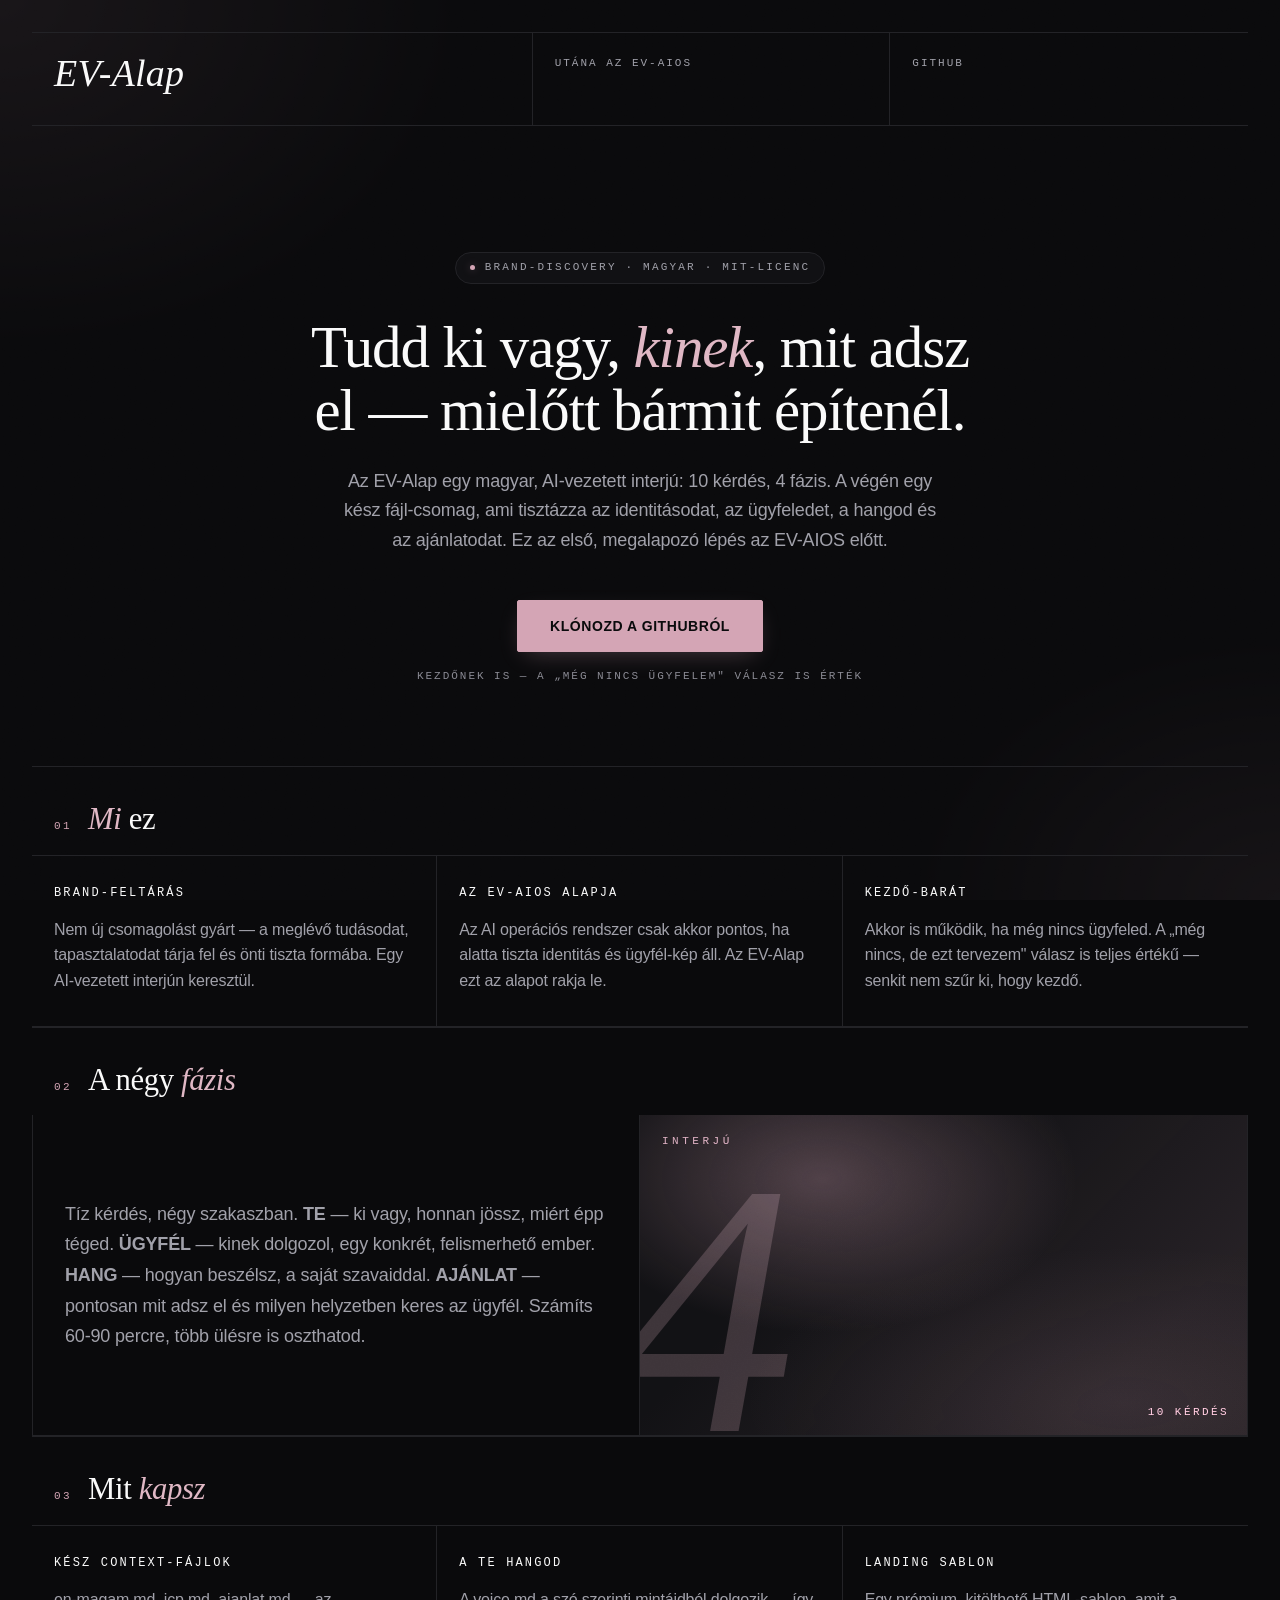
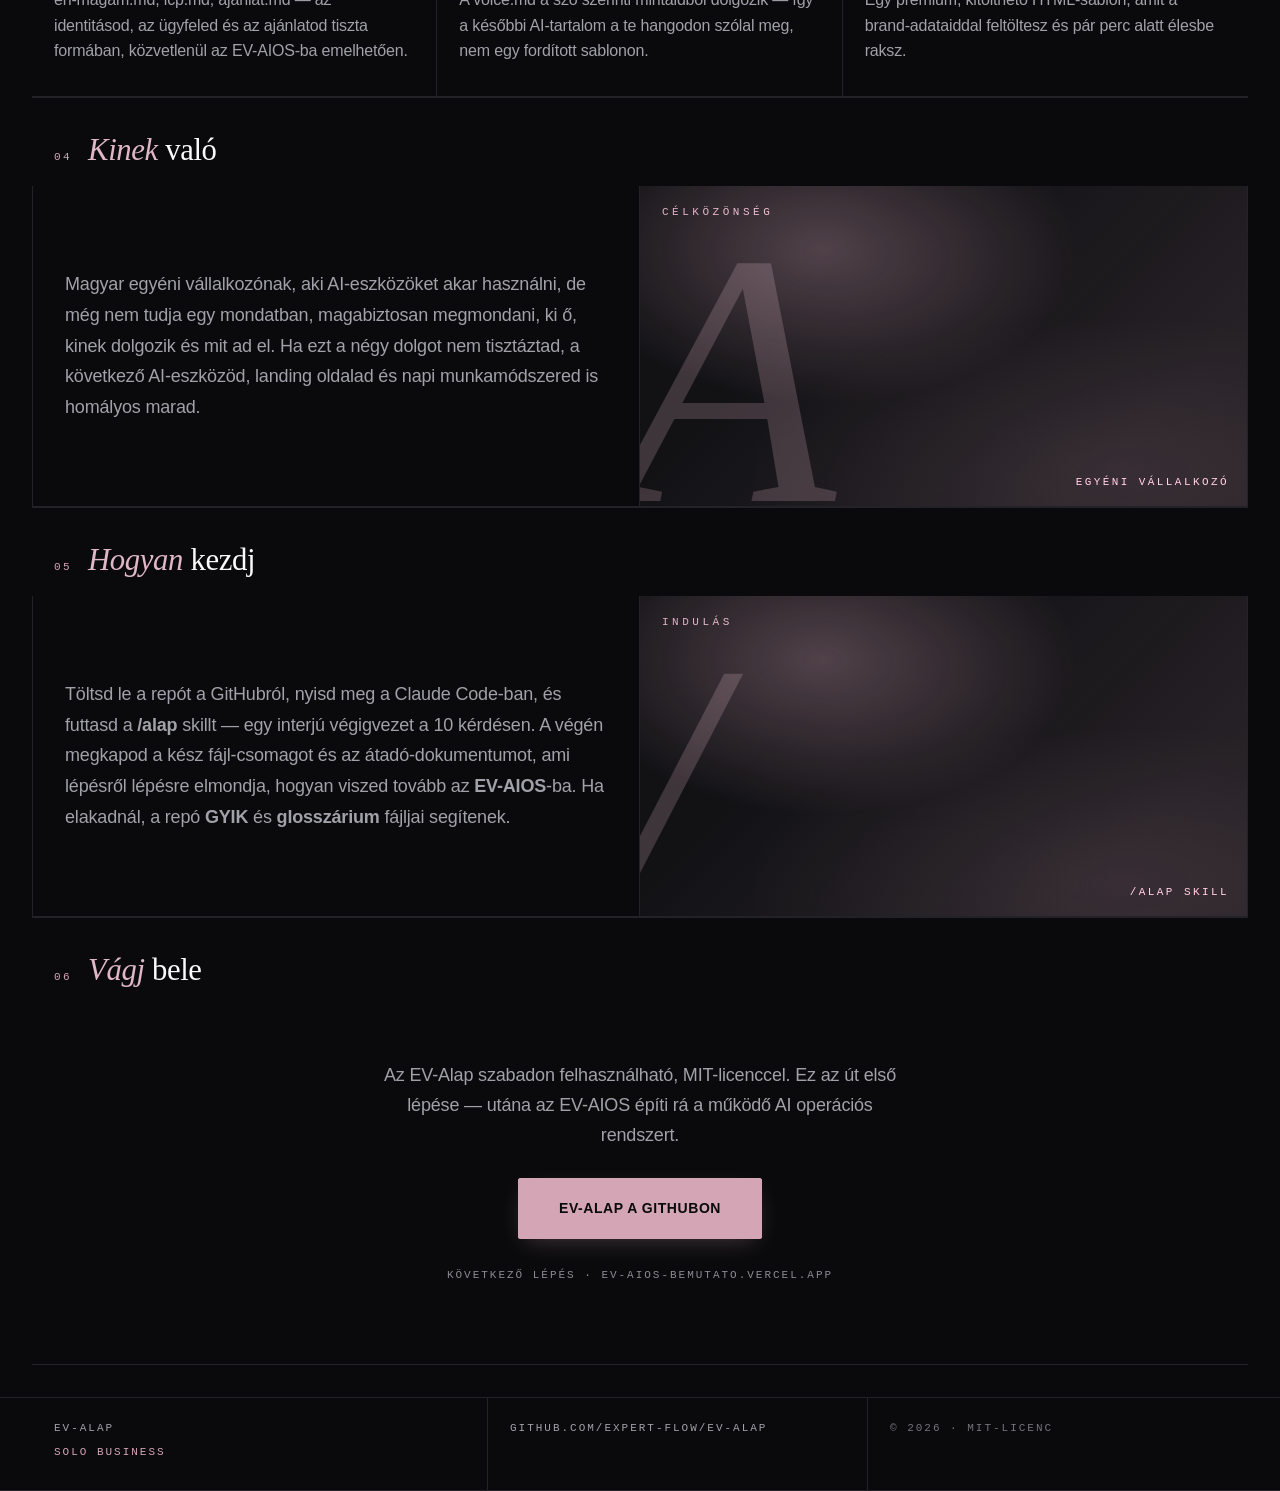
<file: bemutato/index.html>
<!doctype html>
<html lang="hu" data-product="alap">
<head>
  <meta charset="UTF-8" />
  <meta name="viewport" content="width=device-width, initial-scale=1, viewport-fit=cover" />
  <title>EV-Alap — Tudd ki vagy, kinek, mit adsz el</title>
  <meta name="description" content="Magyar Claude Code brand-discovery sablon: 10 kérdés, 4 fázis. Tisztázza az identitásodat, az ügyfeledet, a hangod és az ajánlatodat — az EV-AIOS előfeltétele. MIT-licenc." />
  <meta name="robots" content="index, follow, max-image-preview:large" />
  <meta name="author" content="Solo Business" />
  <meta name="theme-color" content="#0a0a0c" />

  <meta http-equiv="Content-Security-Policy" content="default-src 'self'; style-src 'self' 'unsafe-inline' https://fonts.googleapis.com; font-src 'self' https://fonts.gstatic.com; img-src 'self' data:; script-src 'none'; base-uri 'self'; form-action 'self';" />

  <meta property="og:type" content="website" />
  <meta property="og:locale" content="hu_HU" />
  <meta property="og:title" content="EV-Alap — Tudd ki vagy, kinek, mit adsz el" />
  <meta property="og:description" content="Magyar Claude Code brand-discovery sablon kezdő egyéni vállalkozóknak." />

  <link rel="preconnect" href="https://fonts.googleapis.com" />
  <link rel="preconnect" href="https://fonts.gstatic.com" crossorigin />
  <link rel="stylesheet" href="https://fonts.googleapis.com/css2?family=Inter:wght@400;500;600;700&family=Instrument+Serif:ital@0;1&family=JetBrains+Mono:wght@400;500&display=swap" />
  <link rel="stylesheet" href="style.css" />
</head>
<body>

  <a href="#main" class="skip-link">Ugrás a tartalomhoz</a>

  <div class="bg-fx-glow-tl" aria-hidden="true"></div>
  <div class="bg-fx-vignette" aria-hidden="true"></div>
  <div class="bg-fx-grain" aria-hidden="true"></div>

  <main id="main" class="shell">

    <!-- =================== HEADER =================== -->
    <header>
      <div class="g g-header">
        <a href="#main" class="gc gc-link" aria-label="EV-Alap — főoldal">
          <span class="brand-logo">EV-Alap</span>
        </a>
        <a href="https://ev-aios-bemutato.vercel.app" class="gc gc-link" rel="noopener">
          <span class="label-sm">Utána az EV-AIOS</span>
        </a>
        <a href="https://github.com/Expert-Flow/EV-Alap" class="gc gc-link" rel="noopener">
          <span class="label-sm">GitHub</span>
        </a>
      </div>

      <div class="mobile-bar">
        <a href="#main" class="mobile-bar-brand" aria-label="Főoldal">
          <span class="brand-logo brand-logo--sm">EV-Alap</span>
        </a>
        <nav class="mobile-nav" aria-label="Mobil navigáció">
          <a href="https://github.com/Expert-Flow/EV-Alap" rel="noopener" aria-label="GitHub">
            <svg width="18" height="18" viewBox="0 0 24 24" fill="currentColor" aria-hidden="true"><path d="M12 0C5.37 0 0 5.37 0 12c0 5.31 3.435 9.795 8.205 11.385.6.105.825-.255.825-.57 0-.285-.015-1.23-.015-2.235-3.015.555-3.795-.735-4.035-1.41-.135-.345-.72-1.41-1.23-1.695-.42-.225-1.02-.78-.015-.795.945-.015 1.62.87 1.845 1.23 1.08 1.815 2.805 1.305 3.495.99.105-.78.42-1.305.765-1.605-2.67-.3-5.46-1.335-5.46-5.925 0-1.305.465-2.385 1.23-3.225-.12-.3-.54-1.53.12-3.18 0 0 1.005-.315 3.3 1.23.96-.27 1.98-.405 3-.405s2.04.135 3 .405c2.295-1.56 3.3-1.23 3.3-1.23.66 1.65.24 2.88.12 3.18.765.84 1.23 1.905 1.23 3.225 0 4.605-2.805 5.625-5.475 5.925.435.375.81 1.095.81 2.22 0 1.605-.015 2.895-.015 3.3 0 .315.225.69.825.57A12.02 12.02 0 0 0 24 12c0-6.63-5.37-12-12-12z"/></svg>
          </a>
        </nav>
      </div>
    </header>

    <!-- =================== HERO =================== -->
    <section class="hero">
      <div class="hero-eyebrow">
        <span class="dot"></span>
        Brand-discovery · Magyar · MIT-licenc
      </div>
      <h1>Tudd ki vagy, <em>kinek</em>, mit adsz el — mielőtt bármit építenél.</h1>
      <p class="lede">Az EV-Alap egy magyar, AI-vezetett interjú: 10 kérdés, 4 fázis. A végén egy kész fájl-csomag, ami tisztázza az identitásodat, az ügyfeledet, a hangod és az ajánlatodat. Ez az első, megalapozó lépés az EV-AIOS előtt.</p>
      <div class="cta-stack">
        <a class="btn-primary" href="https://github.com/Expert-Flow/EV-Alap" rel="noopener">Klónozd a GitHubról</a>
        <p class="hero-jelzes">Kezdőnek is — a „még nincs ügyfelem" válasz is érték</p>
      </div>
    </section>

    <!-- =================== 01 · MI EZ =================== -->
    <div class="section-head">
      <span class="label-num">01</span>
      <h2 class="label-lg" id="szakasz-mi"><em>Mi</em> ez</h2>
    </div>
    <div class="g g-feat features-wrap" aria-labelledby="szakasz-mi">
      <article class="feat-cell">
        <h3 class="feat-eyebrow">Brand-feltárás</h3>
        <p class="feat-body">Nem új csomagolást gyárt — a meglévő tudásodat, tapasztalatodat tárja fel és önti tiszta formába. Egy AI-vezetett interjún keresztül.</p>
      </article>
      <article class="feat-cell">
        <h3 class="feat-eyebrow">Az EV-AIOS alapja</h3>
        <p class="feat-body">Az AI operációs rendszer csak akkor pontos, ha alatta tiszta identitás és ügyfél-kép áll. Az EV-Alap ezt az alapot rakja le.</p>
      </article>
      <article class="feat-cell">
        <h3 class="feat-eyebrow">Kezdő-barát</h3>
        <p class="feat-body">Akkor is működik, ha még nincs ügyfeled. A „még nincs, de ezt tervezem" válasz is teljes értékű — senkit nem szűr ki, hogy kezdő.</p>
      </article>
    </div>

    <!-- =================== 02 · A NÉGY FÁZIS =================== -->
    <div class="section-head">
      <span class="label-num">02</span>
      <h2 class="label-lg" id="szakasz-fazis">A négy <em>fázis</em></h2>
    </div>
    <div class="demo-row" aria-labelledby="szakasz-fazis">
      <div class="demo-text">
        <p class="lede">Tíz kérdés, négy szakaszban. <strong>TE</strong> — ki vagy, honnan jössz, miért épp téged. <strong>ÜGYFÉL</strong> — kinek dolgozol, egy konkrét, felismerhető ember. <strong>HANG</strong> — hogyan beszélsz, a saját szavaiddal. <strong>AJÁNLAT</strong> — pontosan mit adsz el és milyen helyzetben keres az ügyfél. Számíts 60-90 percre, több ülésre is oszthatod.</p>
      </div>
      <div class="art" aria-hidden="true">
        <div class="art-name">Interjú</div>
        <div class="art-letter">4</div>
        <span class="art-label">10 kérdés</span>
      </div>
    </div>

    <!-- =================== 03 · MIT KAPSZ =================== -->
    <div class="section-head">
      <span class="label-num">03</span>
      <h2 class="label-lg" id="szakasz-kapsz">Mit <em>kapsz</em></h2>
    </div>
    <div class="g g-feat features-wrap" aria-labelledby="szakasz-kapsz">
      <article class="feat-cell">
        <h3 class="feat-eyebrow">Kész context-fájlok</h3>
        <p class="feat-body">en-magam.md, icp.md, ajanlat.md — az identitásod, az ügyfeled és az ajánlatod tiszta formában, közvetlenül az EV-AIOS-ba emelhetően.</p>
      </article>
      <article class="feat-cell">
        <h3 class="feat-eyebrow">A te hangod</h3>
        <p class="feat-body">A voice.md a szó szerinti mintáidból dolgozik — így a későbbi AI-tartalom a te hangodon szólal meg, nem egy fordított sablonon.</p>
      </article>
      <article class="feat-cell">
        <h3 class="feat-eyebrow">Landing sablon</h3>
        <p class="feat-body">Egy prémium, kitölthető HTML-sablon, amit a brand-adataiddal feltöltesz és pár perc alatt élesbe raksz.</p>
      </article>
    </div>

    <!-- =================== 04 · KINEK VALÓ =================== -->
    <div class="section-head">
      <span class="label-num">04</span>
      <h2 class="label-lg" id="szakasz-kinek"><em>Kinek</em> való</h2>
    </div>
    <div class="demo-row" aria-labelledby="szakasz-kinek">
      <div class="demo-text">
        <p class="lede">Magyar egyéni vállalkozónak, aki AI-eszközöket akar használni, de még nem tudja egy mondatban, magabiztosan megmondani, ki ő, kinek dolgozik és mit ad el. Ha ezt a négy dolgot nem tisztáztad, a következő AI-eszközöd, landing oldalad és napi munkamódszered is homályos marad.</p>
      </div>
      <div class="art" aria-hidden="true">
        <div class="art-name">Célközönség</div>
        <div class="art-letter">A</div>
        <span class="art-label">Egyéni vállalkozó</span>
      </div>
    </div>

    <!-- =================== 05 · HOGYAN KEZDJ =================== -->
    <div class="section-head">
      <span class="label-num">05</span>
      <h2 class="label-lg" id="szakasz-kezdes"><em>Hogyan</em> kezdj</h2>
    </div>
    <div class="demo-row" aria-labelledby="szakasz-kezdes">
      <div class="demo-text">
        <p class="lede">Töltsd le a repót a GitHubról, nyisd meg a Claude Code-ban, és futtasd a <strong>/alap</strong> skillt — egy interjú végigvezet a 10 kérdésen. A végén megkapod a kész fájl-csomagot és az átadó-dokumentumot, ami lépésről lépésre elmondja, hogyan viszed tovább az <strong>EV-AIOS</strong>-ba. Ha elakadnál, a repó <strong>GYIK</strong> és <strong>glosszárium</strong> fájljai segítenek.</p>
      </div>
      <div class="art" aria-hidden="true">
        <div class="art-name">Indulás</div>
        <div class="art-letter">/</div>
        <span class="art-label">/alap skill</span>
      </div>
    </div>

    <!-- =================== 06 · VÁGJ BELE =================== -->
    <div class="section-head" id="kezdes">
      <span class="label-num">06</span>
      <h2 class="label-lg" id="szakasz-cta"><em>Vágj</em> bele</h2>
    </div>
    <section class="cta-final" aria-labelledby="szakasz-cta">
      <p class="lede">Az EV-Alap szabadon felhasználható, MIT-licenccel. Ez az út első lépése — utána az EV-AIOS építi rá a működő AI operációs rendszert.</p>
      <a class="btn-primary btn-large" href="https://github.com/Expert-Flow/EV-Alap" rel="noopener">EV-Alap a GitHubon</a>
      <p class="cta-jegyzet">Következő lépés · ev-aios-bemutato.vercel.app</p>
    </section>

  </main>

  <!-- =================== FOOTER =================== -->
  <footer class="g g-foot foot">
    <div class="gc">
      <span class="label-sm">EV-Alap</span>
      <span class="label-sm accent">Solo Business</span>
    </div>
    <div class="gc">
      <a href="https://github.com/Expert-Flow/EV-Alap" class="label-sm" rel="noopener">github.com/Expert-Flow/EV-Alap</a>
    </div>
    <div class="gc">
      <span class="label-sm dim">© <span id="ev">2026</span> · MIT-licenc</span>
    </div>
  </footer>

</body>
</html>
</file>
<file: bemutato/style.css>
/* =========================================================
   EV-Alap bemutató oldal — Prémium (ev-landings design rendszer)
   Egy CSS, semmi külső függőség (Google Fonts kivételével).
   ========================================================= */

:root {
  color-scheme: dark;

  /* ─ Színek ─ */
  --bg: #0a0a0c;
  --bg-elev: #111114;
  --bg-elev-2: #16161a;
  --card: #131316;
  --card-hover: #1a1a1e;

  --border: #1f1f23;
  --border-strong: #2a2a2e;
  --border-cell: #232327;

  --text: #fafafa;
  --text-muted: #a1a1aa;
  --text-dim: #8b8b94;

  /* Kiemelő szín — alapértelmezett: rose. Cseréld a saját brandedre. */
  --accent: #d4a5b5;
  --accent-soft: rgba(212, 165, 181, 0.10);
  --accent-strong: #e0b8c5;
  --accent-glow: rgba(212, 165, 181, 0.32);

  /* ─ Tipográfia ─ */
  --font-sans: "Inter", -apple-system, BlinkMacSystemFont, "Segoe UI", sans-serif;
  --font-serif: "Instrument Serif", Georgia, "Times New Roman", serif;
  --font-mono: "JetBrains Mono", ui-monospace, "SF Mono", Menlo, monospace;

  /* ─ Térközök ─ */
  --gutter: 32px;
  --max-width: 1280px;

  /* ─ Mozgás (editorial expo-out) ─ */
  --ease: cubic-bezier(0.16, 1, 0.3, 1);
  --t-fast: 220ms;
  --t-mid: 280ms;
  --t-slow: 360ms;
}

/* ─ Alapok ─ */
*, *::before, *::after { box-sizing: border-box; }
html { scroll-behavior: smooth; }
html, body {
  margin: 0;
  padding: 0;
  background: var(--bg);
  color: var(--text);
  font-family: var(--font-sans);
  font-feature-settings: "cv11", "ss01";
  -webkit-font-smoothing: antialiased;
  -moz-osx-font-smoothing: grayscale;
  letter-spacing: -0.011em;
  line-height: 1.6;
}
body {
  min-height: 100vh;
  min-height: 100dvh;
  overflow-x: hidden;
  overscroll-behavior-x: contain;
  position: relative;
}

a, button {
  -webkit-tap-highlight-color: transparent;
  touch-action: manipulation;
}

p { margin: 0 0 1em; }
p:last-child { margin-bottom: 0; }
ul { padding: 0; margin: 0; list-style: none; }

::selection { background: var(--accent); color: var(--bg); }
a { color: inherit; text-decoration: none; transition: color var(--t-fast) var(--ease); }

*:focus-visible {
  outline: 2px solid var(--accent);
  outline-offset: 2px;
  border-radius: 2px;
}

/* ─ Skip link ─ */
.skip-link {
  position: absolute;
  top: -48px; left: 16px;
  background: var(--accent);
  color: var(--bg);
  padding: 0.6rem 1rem;
  font-size: 13px;
  font-weight: 600;
  z-index: 200;
  text-transform: uppercase;
  letter-spacing: 0.05em;
}
.skip-link:focus { top: 16px; }

/* ────────── Háttér effektek (fixed, behind content) ────────── */

.bg-fx-grain {
  position: fixed; inset: 0;
  pointer-events: none;
  opacity: 0.018;
  mix-blend-mode: overlay;
  z-index: 2;
  background-image: url("data:image/svg+xml;utf8,<svg xmlns='http://www.w3.org/2000/svg' width='300' height='300'><filter id='n'><feTurbulence type='fractalNoise' baseFrequency='0.85' numOctaves='2' stitchTiles='stitch'/><feColorMatrix values='0 0 0 0 1 0 0 0 0 1 0 0 0 0 1 0 0 0 1 0'/></filter><rect width='100%25' height='100%25' filter='url(%23n)'/></svg>");
  background-size: 220px 220px;
}
.bg-fx-glow-tl {
  position: fixed; inset: 0;
  pointer-events: none;
  background: radial-gradient(ellipse 800px 600px at 0% 0%, var(--accent-glow) 0%, rgba(0,0,0,0) 60%);
  opacity: 0.22;
  mix-blend-mode: lighten;
  z-index: 3;
}
.bg-fx-vignette {
  position: fixed; inset: 0;
  pointer-events: none;
  background: radial-gradient(ellipse 700px 500px at 100% 100%, var(--accent-glow) 0%, rgba(0,0,0,0) 55%);
  opacity: 0.18;
  mix-blend-mode: lighten;
  z-index: 3;
}

/* ────────── Layout ────────── */

main.shell {
  position: relative;
  z-index: 10;
  max-width: var(--max-width);
  margin: 0 auto;
  padding: var(--gutter);
  padding-left: max(var(--gutter), env(safe-area-inset-left));
  padding-right: max(var(--gutter), env(safe-area-inset-right));
}

/* ─ Grid border-cell rendszer ─ */
.g {
  display: grid;
  border-top: 1px solid var(--border-cell);
  border-bottom: 1px solid var(--border-cell);
}
.g-header { grid-template-columns: 1.4fr 1fr 1fr; }
.g-feat   { grid-template-columns: repeat(3, 1fr); }
.g-foot   { grid-template-columns: 1.2fr 1fr 1fr; }

.gc {
  position: relative;
  padding: 22px;
  border-right: 1px solid var(--border-cell);
  display: flex;
  flex-direction: column;
  justify-content: flex-start;
  gap: 6px;
  min-height: 92px;
  transition: background var(--t-fast) var(--ease);
}
.gc:last-child { border-right: none; }

.gc-link { cursor: pointer; }
.gc-link::after {
  content: "";
  position: absolute;
  inset: 4px;
  background: var(--accent);
  opacity: 0;
  pointer-events: none;
  clip-path: inset(0 100% 0 0);
  transition: opacity var(--t-mid) var(--ease), clip-path var(--t-mid) var(--ease);
}
.gc-link:hover::after { opacity: 0.07; clip-path: inset(0 0 0 0); }

/* ─ Mobile header ─ */
.mobile-bar {
  display: none;
  align-items: center;
  justify-content: space-between;
  padding: 14px 18px;
  border: 1px solid var(--border-cell);
  gap: 12px;
}
.mobile-bar-brand { display: flex; align-items: center; min-height: 44px; }
.mobile-nav { display: flex; align-items: center; gap: 8px; }
.mobile-nav a {
  min-width: 44px;
  min-height: 44px;
  display: inline-flex;
  align-items: center;
  justify-content: center;
  color: var(--text);
  opacity: 0.7;
  transition: opacity var(--t-fast) ease, color var(--t-fast) ease;
  background: transparent;
  border: 1px solid transparent;
  cursor: pointer;
  padding: 8px;
}
.mobile-nav a:hover { opacity: 1; color: var(--accent); }
.mobile-nav a:focus-visible { border-color: var(--accent); opacity: 1; }

/* ─ Brand logo ─ */
.brand-logo {
  font-family: var(--font-serif);
  font-style: italic;
  font-size: 38px;
  line-height: 0.96;
  letter-spacing: 0.005em;
  color: var(--text);
  display: inline-block;
  mix-blend-mode: plus-lighter;
}
.brand-logo--sm { font-size: 26px; }

/* ─ Mono label ─ */
.label-sm {
  font-family: var(--font-mono);
  font-size: 11px;
  letter-spacing: 0.18em;
  font-weight: 500;
  color: var(--text-muted);
  text-transform: uppercase;
}
/* ────────── Hero ────────── */

.hero {
  display: flex;
  flex-direction: column;
  align-items: center;
  justify-content: center;
  text-align: center;
  padding: clamp(96px, 14vh, 160px) 24px 80px;
  gap: 24px;
}

.hero-eyebrow {
  display: inline-flex;
  align-items: center;
  gap: 10px;
  padding: 6px 14px;
  border: 1px solid var(--border-cell);
  background: var(--bg-elev);
  border-radius: 999px;
  font-family: var(--font-mono);
  font-size: 11px;
  letter-spacing: 0.2em;
  color: var(--text-muted);
  text-transform: uppercase;
  margin-bottom: 8px;
}
.hero-eyebrow .dot {
  display: inline-block;
  width: 5px; height: 5px;
  background: var(--accent);
  border-radius: 50%;
  box-shadow: 0 0 8px var(--accent-glow);
}

.hero h1 {
  font-family: var(--font-serif);
  font-weight: 400;
  font-size: clamp(2.25rem, 4.6vw, 4.25rem);
  line-height: 1.08;
  letter-spacing: -0.018em;
  color: var(--text);
  max-width: 28ch;
  text-wrap: balance;
  margin: 0;
}
.hero h1 em {
  font-style: italic;
  color: var(--accent-strong);
}

.hero .lede {
  font-size: 1.125rem;
  line-height: 1.65;
  color: var(--text-muted);
  max-width: 60ch;
  margin: 0 auto;
}

.cta-stack {
  display: flex;
  flex-direction: column;
  align-items: center;
  gap: 16px;
  margin-top: 20px;
}
.hero-jelzes {
  font-family: var(--font-mono);
  font-size: 11px;
  letter-spacing: 0.18em;
  text-transform: uppercase;
  color: var(--text-dim);
  margin: 0;
}

/* ────────── Gombok ────────── */

.btn-primary {
  display: inline-flex;
  align-items: center;
  justify-content: center;
  padding: 14px 32px;
  font-family: var(--font-sans);
  font-size: 14px;
  font-weight: 600;
  letter-spacing: 0.04em;
  text-transform: uppercase;
  background: var(--accent);
  color: var(--bg);
  border: 1px solid var(--accent);
  border-radius: 2px;
  cursor: pointer;
  transition: all var(--t-mid) var(--ease);
  min-height: 48px;
  box-shadow: 0 8px 24px -8px var(--accent-glow);
}
.btn-primary:hover {
  background: var(--accent-strong);
  border-color: var(--accent-strong);
  color: var(--bg);
  transform: translateY(-2px);
  box-shadow: 0 12px 32px -8px var(--accent-glow);
}
.btn-primary:active { transform: translateY(0); }
.btn-large { padding: 18px 40px; font-size: 14px; min-height: 56px; }

/* ────────── Section heads ────────── */

.section-head {
  padding: 36px 22px 18px;
  border-top: 1px solid var(--border-cell);
  display: flex;
  align-items: baseline;
  gap: 16px;
  flex-wrap: wrap;
}
.section-head .label-num {
  font-family: var(--font-mono);
  font-size: 11px;
  letter-spacing: 0.22em;
  color: var(--accent);
  text-transform: uppercase;
  mix-blend-mode: plus-lighter;
}
.section-head .label-lg {
  font-family: var(--font-serif);
  font-weight: 400;
  font-size: clamp(1.5rem, 2.4vw, 2.25rem);
  line-height: 1.1;
  letter-spacing: -0.012em;
  color: var(--text);
  font-style: normal;
  margin: 0;
}
.section-head .label-lg em {
  font-style: italic;
  color: var(--accent-strong);
}

/* ────────── Features grid (3 oszlop) ────────── */

.features-wrap {
  border-bottom: 1px solid var(--border-cell);
}
.feat-cell {
  position: relative;
  padding: 28px 22px 32px;
  border-right: 1px solid var(--border-cell);
  border-bottom: 1px solid var(--border-cell);
}
.feat-cell:nth-child(3n) { border-right: none; }
.feat-cell:nth-last-child(-n+3) { border-bottom: none; }
.feat-cell::after {
  content: "";
  position: absolute;
  inset: 4px;
  background: var(--accent);
  opacity: 0;
  pointer-events: none;
  clip-path: inset(0 100% 0 0);
  transition: opacity var(--t-mid) var(--ease), clip-path var(--t-mid) var(--ease);
}
.feat-cell:hover::after { opacity: 0.05; clip-path: inset(0 0 0 0); }

.feat-eyebrow {
  font-family: var(--font-mono);
  font-size: 12px;
  letter-spacing: 0.18em;
  color: var(--text);
  text-transform: uppercase;
  margin: 0 0 14px;
  font-weight: 500;
  mix-blend-mode: plus-lighter;
}
.feat-body {
  font-size: 16px;
  line-height: 1.6;
  color: var(--text-muted);
  margin: 0;
}

/* ────────── Demo row (két oszlop: szöveg + art) ────────── */

.demo-row {
  display: grid;
  grid-template-columns: 1fr 1fr;
  border: 1px solid var(--border-cell);
  border-top: none;
}
.demo-row > * {
  border-right: 1px solid var(--border-cell);
}
.demo-row > *:last-child { border-right: none; }

.demo-text {
  padding: 40px 32px;
  display: flex;
  align-items: center;
}
.demo-text .lede {
  font-size: 1.125rem;
  line-height: 1.7;
  color: var(--text-muted);
  margin: 0;
}

/* ─ Ár info bal oldali cella ─ */
.ar-info {
  padding: 40px 32px;
  display: flex;
  flex-direction: column;
  justify-content: center;
  gap: 18px;
}
.ar-cim-mono {
  font-family: var(--font-mono);
  font-size: 11px;
  letter-spacing: 0.22em;
  color: var(--accent);
  text-transform: uppercase;
  margin: 0;
  mix-blend-mode: plus-lighter;
}
.ar-osszeg-serif {
  font-family: var(--font-serif);
  font-weight: 400;
  font-size: clamp(2.5rem, 5vw, 4rem);
  line-height: 1;
  letter-spacing: -0.012em;
  color: var(--text);
  margin: 0;
}
.ar-jegyzet {
  font-size: 14px;
  line-height: 1.6;
  color: var(--text-dim);
  margin: 0;
}

/* ────────── Art blokk (jobb cella) ────────── */

.art {
  position: relative;
  background: var(--bg-elev);
  overflow: hidden;
  min-height: 320px;
}
.art::before {
  content: "";
  position: absolute;
  inset: 0;
  background:
    radial-gradient(ellipse 70% 80% at 30% 20%, var(--accent-glow), transparent 60%),
    radial-gradient(ellipse 90% 70% at 80% 90%, var(--accent-soft), transparent 70%),
    linear-gradient(135deg, transparent 30%, var(--accent-soft) 80%);
  mix-blend-mode: lighten;
}
.art::after {
  content: "";
  position: absolute;
  inset: 0;
  opacity: 0.035;
  background-image: url("data:image/svg+xml;utf8,<svg xmlns='http://www.w3.org/2000/svg' width='300' height='300'><filter id='n'><feTurbulence type='fractalNoise' baseFrequency='0.7' numOctaves='3' stitchTiles='stitch'/><feColorMatrix values='0 0 0 0 1 0 0 0 0 1 0 0 0 0 1 0 0 0 1 0'/></filter><rect width='100%25' height='100%25' filter='url(%23n)'/></svg>");
  mix-blend-mode: overlay;
}
.art-letter {
  position: absolute;
  font-family: var(--font-serif);
  font-style: italic;
  font-size: clamp(140px, 30vw, 360px);
  line-height: 0.84;
  color: var(--accent);
  opacity: 0.22;
  letter-spacing: -0.05em;
  bottom: -8%;
  left: -4%;
  pointer-events: none;
  mix-blend-mode: screen;
  user-select: none;
}
.art-name {
  position: absolute;
  top: 18px;
  left: 22px;
  font-family: var(--font-mono);
  font-size: 11px;
  letter-spacing: 0.32em;
  color: var(--accent);
  text-transform: uppercase;
  opacity: 0.85;
  mix-blend-mode: plus-lighter;
}
.art-label {
  position: absolute;
  right: 18px; bottom: 14px;
  font-family: var(--font-mono);
  font-size: 11px;
  letter-spacing: 0.22em;
  color: var(--accent);
  text-transform: uppercase;
  z-index: 2;
  mix-blend-mode: plus-lighter;
}

/* ────────── Szakasz szöveg (Miért én) ────────── */

.szakasz-text {
  padding: 40px 22px 60px;
  border-bottom: 1px solid var(--border-cell);
}
.szakasz-text .lede {
  font-size: 1.125rem;
  line-height: 1.75;
  color: var(--text-muted);
  max-width: 64ch;
  margin: 0;
}

/* ────────── Záró CTA ────────── */

.cta-final {
  padding: 56px 22px 80px;
  text-align: center;
  border-bottom: 1px solid var(--border-cell);
  display: flex;
  flex-direction: column;
  align-items: center;
  gap: 28px;
}
.cta-final .lede {
  font-size: 1.125rem;
  line-height: 1.65;
  color: var(--text-muted);
  max-width: 52ch;
  margin: 0;
}
.cta-jegyzet {
  font-family: var(--font-mono);
  font-size: 11px;
  letter-spacing: 0.18em;
  text-transform: uppercase;
  color: var(--text-dim);
  margin: 0;
}

/* ────────── Footer ────────── */

.foot {
  font-family: var(--font-mono);
  max-width: var(--max-width);
  margin: 0 auto;
  padding-left: var(--gutter);
  padding-right: var(--gutter);
  padding-bottom: env(safe-area-inset-bottom, 0);
  position: relative;
  z-index: 10;
}
.foot .label-sm.dim { opacity: 0.7; }
.foot .accent { color: var(--accent); mix-blend-mode: plus-lighter; }

/* ────────── Responsive ────────── */

@media (max-width: 1024px) {
  :root { --gutter: 20px; }
  .g-header { display: none; }
  .mobile-bar { display: flex; }

  .demo-row { grid-template-columns: 1fr; }
  .demo-row > *:first-child {
    border-right: none;
    border-bottom: 1px solid var(--border-cell);
  }

  .g-feat { grid-template-columns: repeat(2, 1fr); }
  .feat-cell:nth-child(3n) { border-right: 1px solid var(--border-cell); }
  .feat-cell:nth-child(2n) { border-right: none; }
  .feat-cell:nth-last-child(-n+3) { border-bottom: 1px solid var(--border-cell); }
  .feat-cell:last-child { border-bottom: none; }

  .g-foot { grid-template-columns: 1fr 1fr; }

  .hero { padding: 56px 16px 40px; }
  .hero h1 { font-size: clamp(34px, 5.5vw, 56px); }

  .art { min-height: 260px; }
}

@media (max-width: 768px) {
  .bg-fx-vignette { display: none; }
  .bg-fx-grain { opacity: 0.012; }

  .hero { padding: 32px 16px 32px; }
  .hero h1 {
    font-size: clamp(28px, 7.6vw, 44px);
    line-height: 1.0;
    letter-spacing: -0.02em;
    max-width: 18ch;
  }
  .hero .lede { font-size: clamp(15px, 3.6vw, 17px); }
  .feat-body { font-size: clamp(14px, 3.4vw, 16px); }

  .section-head { padding: 28px 18px 14px; }
  .section-head .label-lg { font-size: clamp(1.25rem, 5vw, 1.75rem); }

  .demo-text, .ar-info { padding: 32px 22px; }
  .ar-osszeg-serif { font-size: clamp(2rem, 8vw, 3rem); }
}

@media (max-width: 540px) {
  :root { --gutter: 14px; }

  .g-feat { grid-template-columns: 1fr; }
  .feat-cell { border-right: none !important; }
  .feat-cell:nth-last-child(-n+3) { border-bottom: 1px solid var(--border-cell); }
  .feat-cell:last-child { border-bottom: none; }

  .g-foot { grid-template-columns: 1fr; }
  .g-foot .gc { border-right: none; border-bottom: 1px solid var(--border-cell); }
  .g-foot .gc:last-child { border-bottom: none; }

  .brand-logo { font-size: 30px; }

  .art-letter {
    font-size: clamp(120px, 50vw, 200px);
    bottom: -6%;
    opacity: 0.18;
  }
}

/* ────────── Reduced motion ────────── */

@media (prefers-reduced-motion: reduce) {
  *, *::before, *::after {
    animation-duration: 0.01ms !important;
    animation-iteration-count: 1 !important;
    transition-duration: 0.01ms !important;
  }
}
</file>
